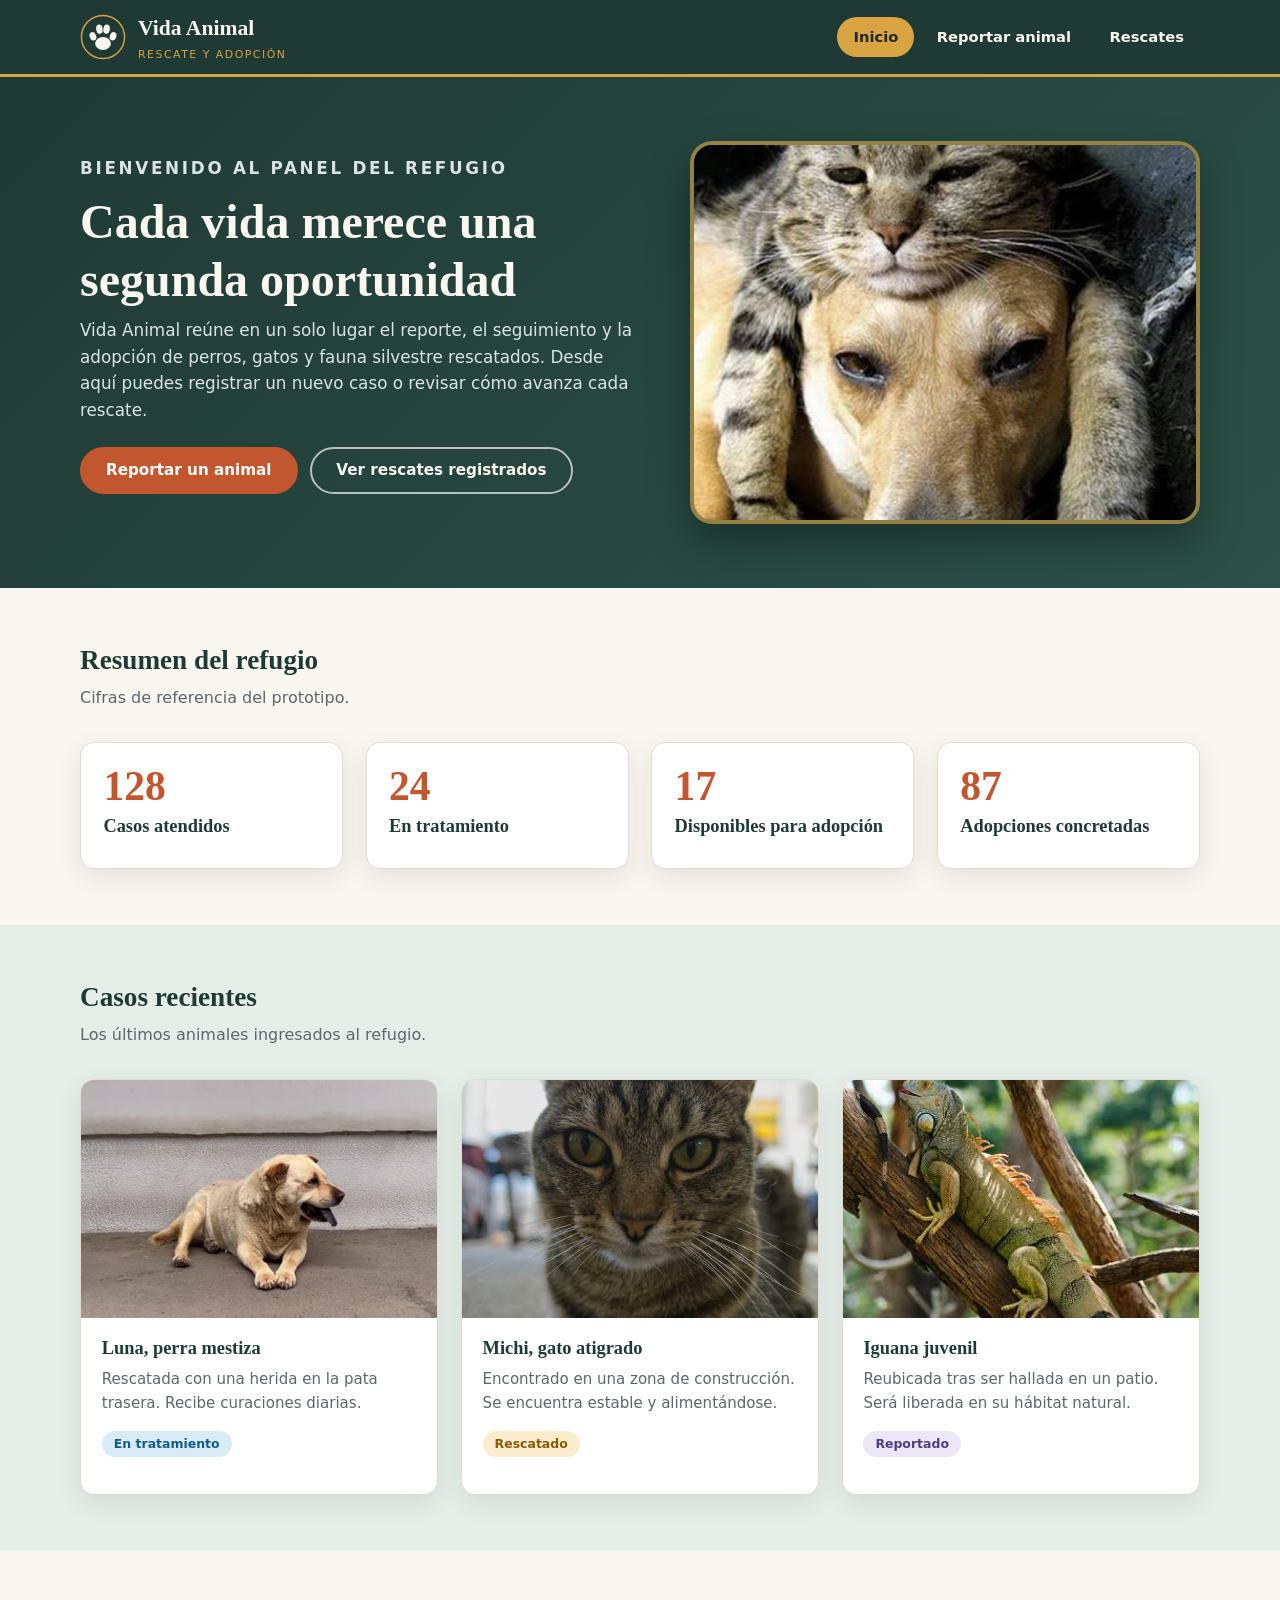
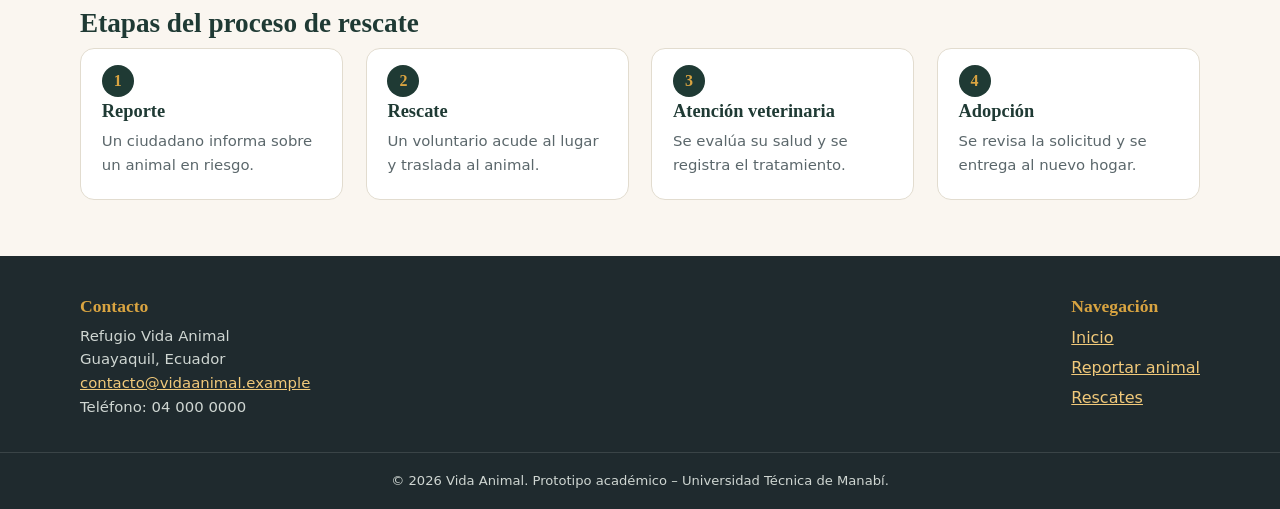
<file: index.html>
<!DOCTYPE html>
<html lang="es">
<head>
  <meta charset="utf-8">
  <meta name="viewport" content="width=device-width, initial-scale=1">
  <meta name="description" content="Vida Animal: sistema de control de rescate y adopción animal.">
  <title>Vida Animal | Panel principal</title>
  <link rel="icon" type="image/svg+xml" href="logo.svg">
  <link rel="stylesheet" href="estilos.css">
</head>
<body>
  <a class="saltar" href="#contenido">Saltar al contenido</a>

  <header class="encabezado">
    <div class="contenedor encabezado__interior">
      <a class="marca" href="index.html">
        <img src="logo.svg" alt="Logotipo de Vida Animal" width="46" height="46">
        <span>Vida Animal <small>Rescate y adopción</small></span>
      </a>
      <nav aria-label="Menú principal">
        <ul>
          <li><a href="index.html" aria-current="page">Inicio</a></li>
          <li><a href="reportar.html">Reportar animal</a></li>
          <li><a href="rescates.html">Rescates</a></li>
        </ul>
      </nav>
    </div>
  </header>

  <main id="contenido">

    <section class="hero" aria-labelledby="titulo-bienvenida">
      <div class="contenedor hero__interior">
        <div class="hero__texto">
          <p class="etiqueta">Bienvenido al panel del refugio</p>
          <h1 id="titulo-bienvenida">Cada vida merece una segunda oportunidad</h1>
          <p>Vida Animal reúne en un solo lugar el reporte, el seguimiento y la adopción de perros, gatos y fauna silvestre rescatados. Desde aquí puedes registrar un nuevo caso o revisar cómo avanza cada rescate.</p>
          <p class="acciones">
            <a class="boton" href="reportar.html">Reportar un animal</a>
            <a class="boton boton--claro" href="rescates.html">Ver rescates registrados</a>
          </p>
        </div>
        <img class="hero__imagen" src="imagen1.jpg" alt="Un perro y un gato descansando juntos" width="640" height="460">
      </div>
    </section>

    <section class="bloque" aria-labelledby="titulo-resumen">
      <div class="contenedor">
        <h2 id="titulo-resumen">Resumen del refugio</h2>
        <p class="bajada">Cifras de referencia del prototipo.</p>
        <div class="cuadricula cuadricula--4">
          <article class="indicador">
            <p class="indicador__numero">128</p>
            <h3>Casos atendidos</h3>
          </article>
          <article class="indicador">
            <p class="indicador__numero">24</p>
            <h3>En tratamiento</h3>
          </article>
          <article class="indicador">
            <p class="indicador__numero">17</p>
            <h3>Disponibles para adopción</h3>
          </article>
          <article class="indicador">
            <p class="indicador__numero">87</p>
            <h3>Adopciones concretadas</h3>
          </article>
        </div>
      </div>
    </section>

    <section class="bloque bloque--tenue" aria-labelledby="titulo-recientes">
      <div class="contenedor">
        <h2 id="titulo-recientes">Casos recientes</h2>
        <p class="bajada">Los últimos animales ingresados al refugio.</p>
        <div class="cuadricula cuadricula--3">
          <article class="tarjeta">
            <img src="imagen2.jpg" alt="Perro mestizo recostado" width="400" height="260">
            <div class="tarjeta__cuerpo">
              <h3>Luna, perra mestiza</h3>
              <p>Rescatada con una herida en la pata trasera. Recibe curaciones diarias.</p>
              <p><span class="estado estado--tratamiento">En tratamiento</span></p>
            </div>
          </article>
          <article class="tarjeta">
            <img src="imagen3.jpg" alt="Gato atigrado mirando a la cámara" width="400" height="260">
            <div class="tarjeta__cuerpo">
              <h3>Michi, gato atigrado</h3>
              <p>Encontrado en una zona de construcción. Se encuentra estable y alimentándose.</p>
              <p><span class="estado estado--rescatado">Rescatado</span></p>
            </div>
          </article>
          <article class="tarjeta">
            <img src="imagen4.jpg" alt="Iguana descansando sobre una rama" width="400" height="260">
            <div class="tarjeta__cuerpo">
              <h3>Iguana juvenil</h3>
              <p>Reubicada tras ser hallada en un patio. Será liberada en su hábitat natural.</p>
              <p><span class="estado estado--reportado">Reportado</span></p>
            </div>
          </article>
        </div>
      </div>
    </section>

    <section class="bloque" aria-labelledby="titulo-proceso">
      <div class="contenedor">
        <h2 id="titulo-proceso">Etapas del proceso de rescate</h2>
        <ol class="pasos">
          <li><h3>Reporte</h3><p>Un ciudadano informa sobre un animal en riesgo.</p></li>
          <li><h3>Rescate</h3><p>Un voluntario acude al lugar y traslada al animal.</p></li>
          <li><h3>Atención veterinaria</h3><p>Se evalúa su salud y se registra el tratamiento.</p></li>
          <li><h3>Adopción</h3><p>Se revisa la solicitud y se entrega al nuevo hogar.</p></li>
        </ol>
      </div>
    </section>
  </main>

  <footer class="pie">
    <div class="contenedor pie__interior">
      <section aria-labelledby="pie-contacto">
        <h2 id="pie-contacto">Contacto</h2>
        <address>
          Refugio Vida Animal<br>
          Guayaquil, Ecuador<br>
          <a href="mailto:contacto@vidaanimal.example">contacto@vidaanimal.example</a><br>
          Teléfono: 04 000 0000
        </address>
      </section>
      <nav aria-label="Menú del pie de página">
        <h2>Navegación</h2>
        <ul>
          <li><a href="index.html">Inicio</a></li>
          <li><a href="reportar.html">Reportar animal</a></li>
          <li><a href="rescates.html">Rescates</a></li>
        </ul>
      </nav>
    </div>
    <p class="derechos">&copy; 2026 Vida Animal. Prototipo académico &ndash; Universidad Técnica de Manabí.</p>
  </footer>
</body>
</html>
</file>
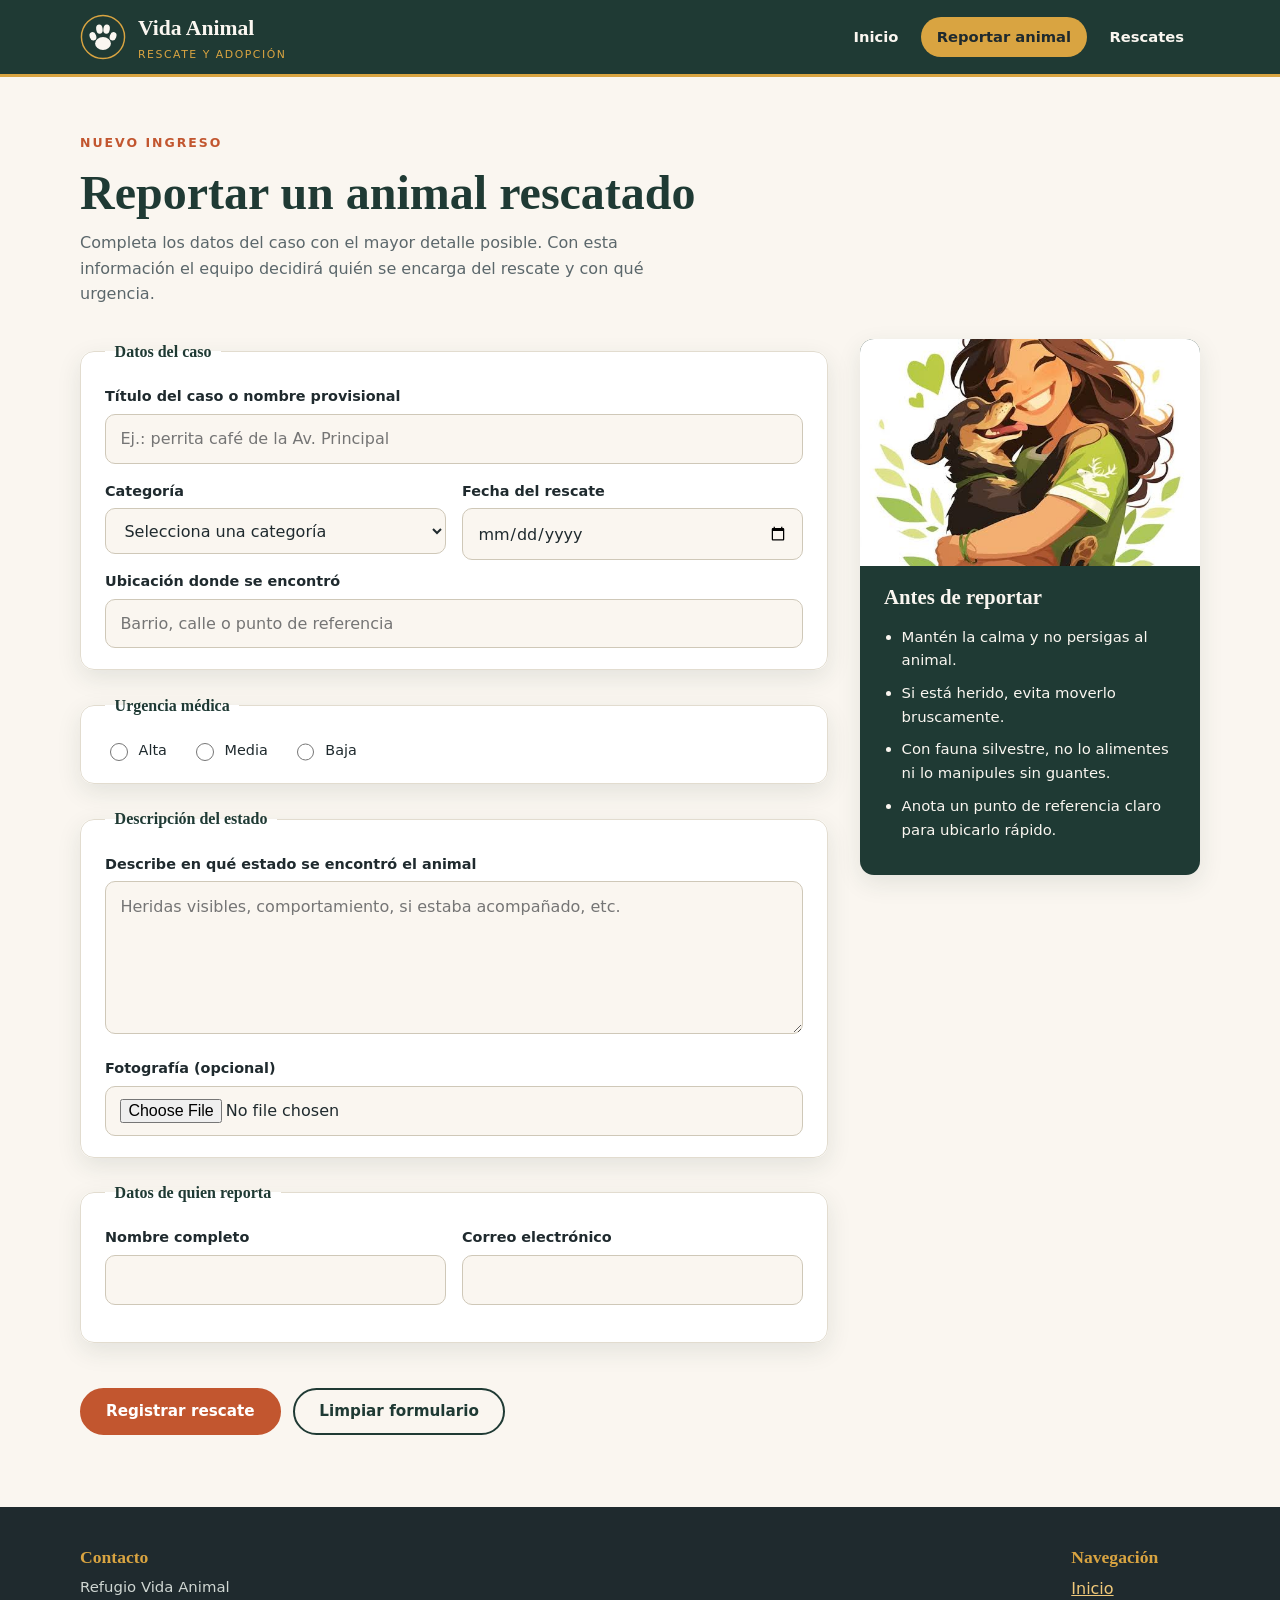
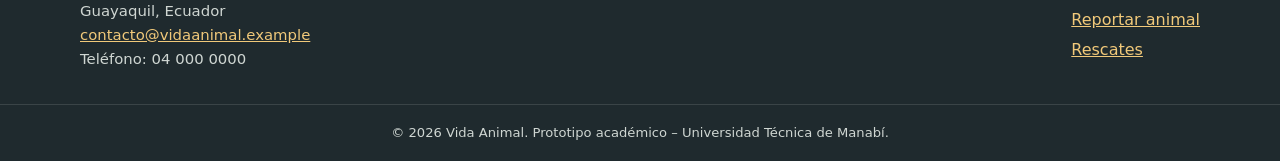
<file: reportar.html>
<!DOCTYPE html>
<html lang="es">
<head>
  <meta charset="utf-8">
  <meta name="viewport" content="width=device-width, initial-scale=1">
  <meta name="description" content="Formulario para registrar el ingreso de un nuevo animal rescatado.">
  <title>Vida Animal | Reportar animal</title>
  <link rel="icon" type="image/svg+xml" href="logo.svg">
  <link rel="stylesheet" href="estilos.css">
</head>
<body>
  <a class="saltar" href="#contenido">Saltar al contenido</a>

  <header class="encabezado">
    <div class="contenedor encabezado__interior">
      <a class="marca" href="index.html">
        <img src="logo.svg" alt="Logotipo de Vida Animal" width="46" height="46">
        <span>Vida Animal <small>Rescate y adopción</small></span>
      </a>
      <nav aria-label="Menú principal">
        <ul>
          <li><a href="index.html">Inicio</a></li>
          <li><a href="reportar.html" aria-current="page">Reportar animal</a></li>
          <li><a href="rescates.html">Rescates</a></li>
        </ul>
      </nav>
    </div>
  </header>

  <main id="contenido">

    <section class="bloque" aria-labelledby="titulo-reportar">
      <div class="contenedor">
        <p class="etiqueta etiqueta--oscura">Nuevo ingreso</p>
        <h1 id="titulo-reportar">Reportar un animal rescatado</h1>
        <p class="bajada">Completa los datos del caso con el mayor detalle posible. Con esta información el equipo decidirá quién se encarga del rescate y con qué urgencia.</p>

        <div class="disposicion">
          <form class="formulario" action="#" method="post">
            <fieldset>
              <legend>Datos del caso</legend>

              <div class="campo">
                <label for="titulo">Título del caso o nombre provisional</label>
                <input type="text" id="titulo" name="titulo" placeholder="Ej.: perrita café de la Av. Principal" required>
              </div>

              <div class="fila">
                <div class="campo">
                  <label for="categoria">Categoría</label>
                  <select id="categoria" name="categoria" required>
                    <option value="">Selecciona una categoría</option>
                    <option value="perros">Perros</option>
                    <option value="gatos">Gatos</option>
                    <option value="fauna-silvestre">Fauna Silvestre</option>
                  </select>
                </div>
                <div class="campo">
                  <label for="fecha">Fecha del rescate</label>
                  <input type="date" id="fecha" name="fecha" required>
                </div>
              </div>

              <div class="campo">
                <label for="ubicacion">Ubicación donde se encontró</label>
                <input type="text" id="ubicacion" name="ubicacion" placeholder="Barrio, calle o punto de referencia" required>
              </div>
            </fieldset>

            <fieldset>
              <legend>Urgencia médica</legend>
              <div class="opciones">
                <label class="opcion"><input type="radio" name="urgencia" value="alta" required> Alta</label>
                <label class="opcion"><input type="radio" name="urgencia" value="media"> Media</label>
                <label class="opcion"><input type="radio" name="urgencia" value="baja"> Baja</label>
              </div>
            </fieldset>

            <fieldset>
              <legend>Descripción del estado</legend>
              <div class="campo">
                <label for="descripcion">Describe en qué estado se encontró el animal</label>
                <textarea id="descripcion" name="descripcion" rows="5" placeholder="Heridas visibles, comportamiento, si estaba acompañado, etc." required></textarea>
              </div>
              <div class="campo">
                <label for="foto">Fotografía (opcional)</label>
                <input type="file" id="foto" name="foto" accept="image/*">
              </div>
            </fieldset>

            <fieldset>
              <legend>Datos de quien reporta</legend>
              <div class="fila">
                <div class="campo">
                  <label for="reportante">Nombre completo</label>
                  <input type="text" id="reportante" name="reportante" required>
                </div>
                <div class="campo">
                  <label for="correo">Correo electrónico</label>
                  <input type="email" id="correo" name="correo" required>
                </div>
              </div>
            </fieldset>

            <p class="acciones">
              <button class="boton" type="submit">Registrar rescate</button>
              <button class="boton boton--claro" type="reset">Limpiar formulario</button>
            </p>
          </form>

          <aside class="lateral" aria-labelledby="titulo-consejos">
            <img src="imagen5.jpg" alt="Voluntaria sosteniendo con cuidado a un cachorro" width="400" height="260">
            <h2 id="titulo-consejos">Antes de reportar</h2>
            <ul>
              <li>Mantén la calma y no persigas al animal.</li>
              <li>Si está herido, evita moverlo bruscamente.</li>
              <li>Con fauna silvestre, no lo alimentes ni lo manipules sin guantes.</li>
              <li>Anota un punto de referencia claro para ubicarlo rápido.</li>
            </ul>
          </aside>
        </div>
      </div>
    </section>
  </main>

  <footer class="pie">
    <div class="contenedor pie__interior">
      <section aria-labelledby="pie-contacto">
        <h2 id="pie-contacto">Contacto</h2>
        <address>
          Refugio Vida Animal<br>
          Guayaquil, Ecuador<br>
          <a href="mailto:contacto@vidaanimal.example">contacto@vidaanimal.example</a><br>
          Teléfono: 04 000 0000
        </address>
      </section>
      <nav aria-label="Menú del pie de página">
        <h2>Navegación</h2>
        <ul>
          <li><a href="index.html">Inicio</a></li>
          <li><a href="reportar.html">Reportar animal</a></li>
          <li><a href="rescates.html">Rescates</a></li>
        </ul>
      </nav>
    </div>
    <p class="derechos">&copy; 2026 Vida Animal. Prototipo académico &ndash; Universidad Técnica de Manabí.</p>
  </footer>
</body>
</html>
</file>
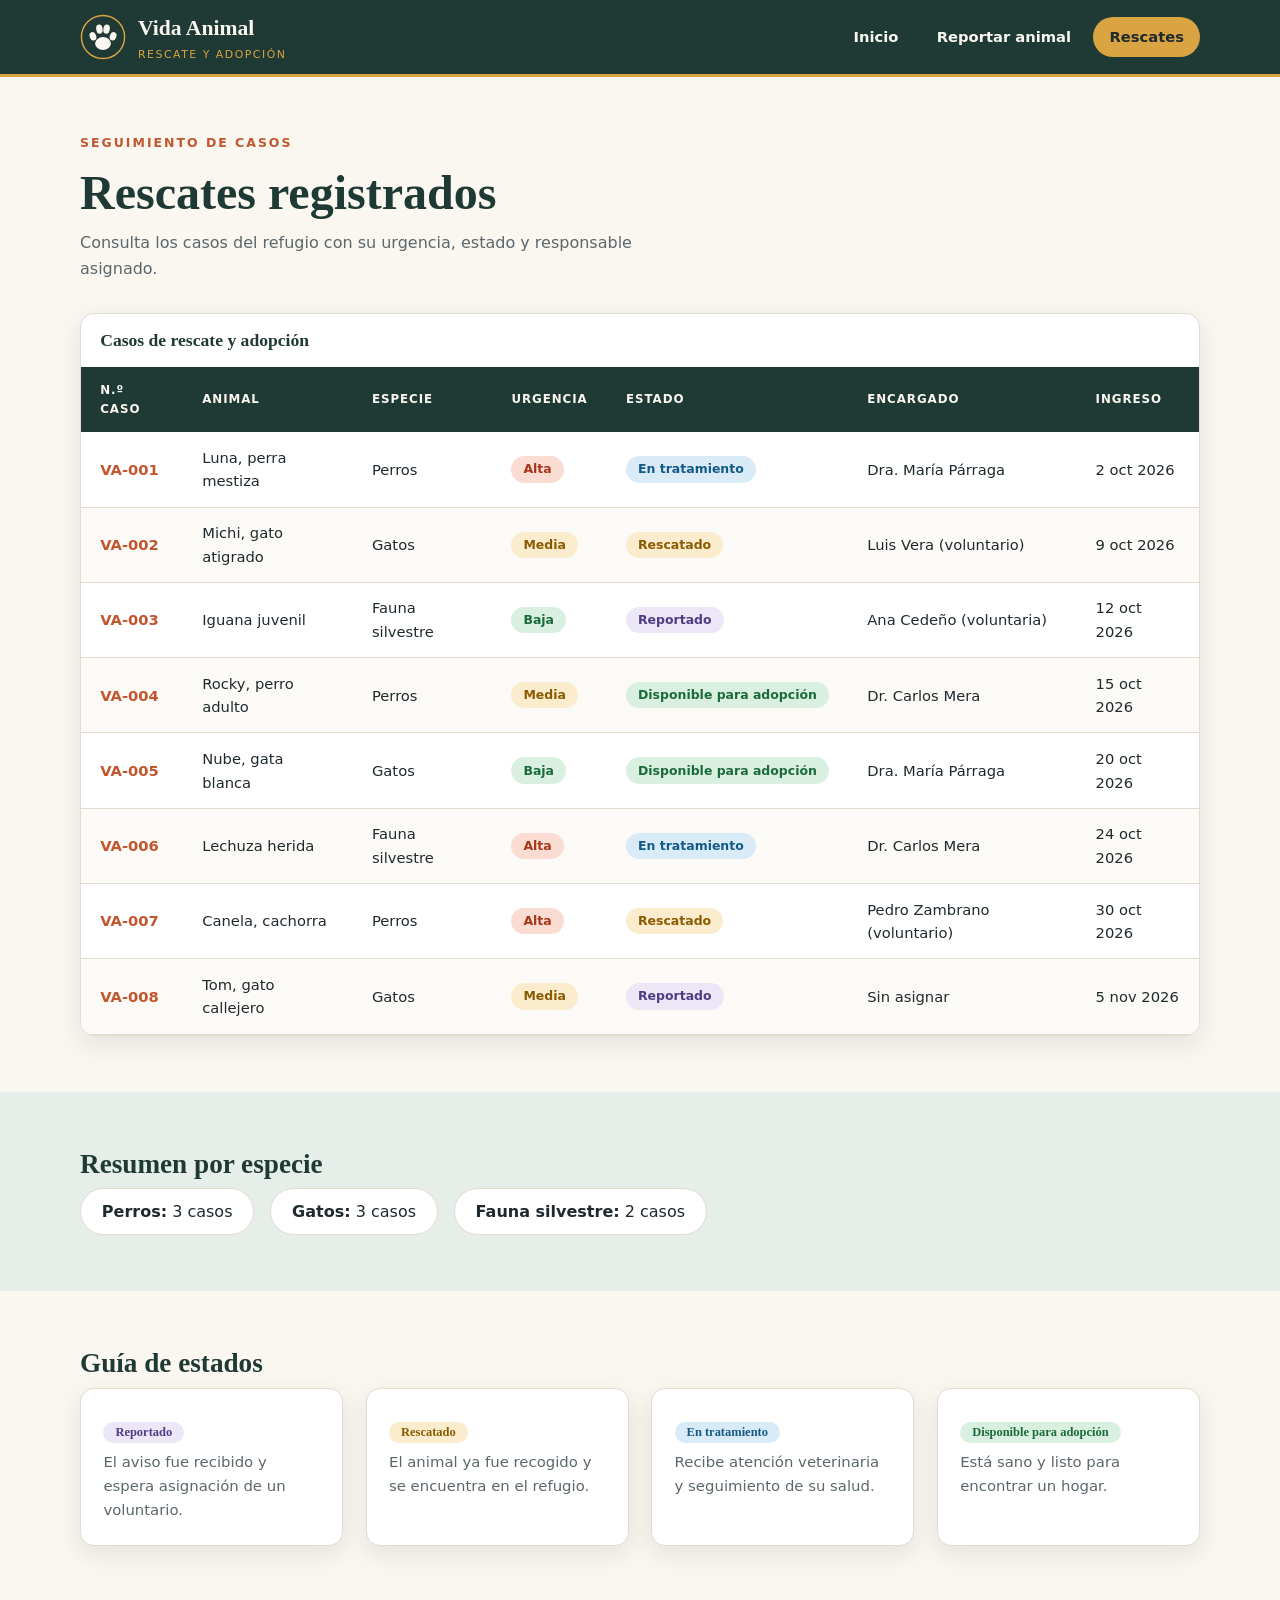
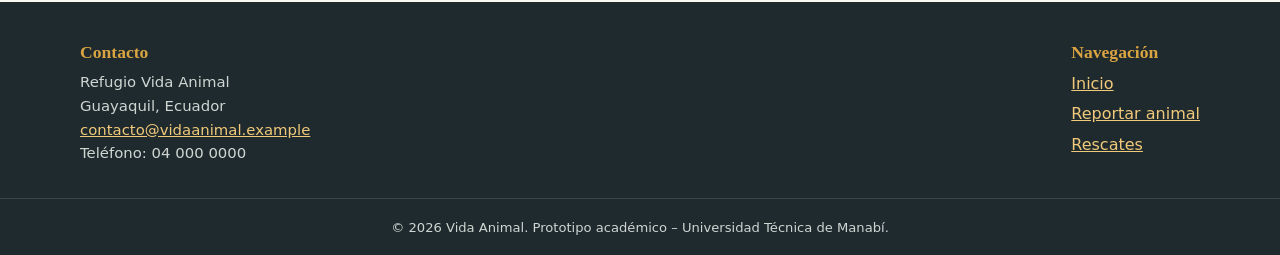
<file: rescates.html>
<!DOCTYPE html>
<html lang="es">
<head>
  <meta charset="utf-8">
  <meta name="viewport" content="width=device-width, initial-scale=1">
  <meta name="description" content="Listado organizado de los casos de rescate registrados en el refugio.">
  <title>Vida Animal | Rescates</title>
  <link rel="icon" type="image/svg+xml" href="logo.svg">
  <link rel="stylesheet" href="estilos.css">
</head>
<body>
  <a class="saltar" href="#contenido">Saltar al contenido</a>

  <header class="encabezado">
    <div class="contenedor encabezado__interior">
      <a class="marca" href="index.html">
        <img src="logo.svg" alt="Logotipo de Vida Animal" width="46" height="46">
        <span>Vida Animal <small>Rescate y adopción</small></span>
      </a>
      <nav aria-label="Menú principal">
        <ul>
          <li><a href="index.html">Inicio</a></li>
          <li><a href="reportar.html">Reportar animal</a></li>
          <li><a href="rescates.html" aria-current="page">Rescates</a></li>
        </ul>
      </nav>
    </div>
  </header>

  <main id="contenido">

    <section class="bloque" aria-labelledby="titulo-rescates">
      <div class="contenedor">
        <p class="etiqueta etiqueta--oscura">Seguimiento de casos</p>
        <h1 id="titulo-rescates">Rescates registrados</h1>
        <p class="bajada">Consulta los casos del refugio con su urgencia, estado y responsable asignado.</p>

        <div class="tabla-contenedor">
          <table>
            <caption>Casos de rescate y adopción</caption>
            <thead>
              <tr>
                <th scope="col">N.º caso</th>
                <th scope="col">Animal</th>
                <th scope="col">Especie</th>
                <th scope="col">Urgencia</th>
                <th scope="col">Estado</th>
                <th scope="col">Encargado</th>
                <th scope="col">Ingreso</th>
              </tr>
            </thead>
            <tbody>
            <tr>
              <th scope="row">VA-001</th>
              <td>Luna, perra mestiza</td>
              <td>Perros</td>
              <td><span class="urgencia urgencia--alta">Alta</span></td>
              <td><span class="estado estado--tratamiento">En tratamiento</span></td>
              <td>Dra. María Párraga</td>
              <td>2 oct 2026</td>
            </tr>
            <tr>
              <th scope="row">VA-002</th>
              <td>Michi, gato atigrado</td>
              <td>Gatos</td>
              <td><span class="urgencia urgencia--media">Media</span></td>
              <td><span class="estado estado--rescatado">Rescatado</span></td>
              <td>Luis Vera (voluntario)</td>
              <td>9 oct 2026</td>
            </tr>
            <tr>
              <th scope="row">VA-003</th>
              <td>Iguana juvenil</td>
              <td>Fauna silvestre</td>
              <td><span class="urgencia urgencia--baja">Baja</span></td>
              <td><span class="estado estado--reportado">Reportado</span></td>
              <td>Ana Cedeño (voluntaria)</td>
              <td>12 oct 2026</td>
            </tr>
            <tr>
              <th scope="row">VA-004</th>
              <td>Rocky, perro adulto</td>
              <td>Perros</td>
              <td><span class="urgencia urgencia--media">Media</span></td>
              <td><span class="estado estado--adopcion">Disponible para adopción</span></td>
              <td>Dr. Carlos Mera</td>
              <td>15 oct 2026</td>
            </tr>
            <tr>
              <th scope="row">VA-005</th>
              <td>Nube, gata blanca</td>
              <td>Gatos</td>
              <td><span class="urgencia urgencia--baja">Baja</span></td>
              <td><span class="estado estado--adopcion">Disponible para adopción</span></td>
              <td>Dra. María Párraga</td>
              <td>20 oct 2026</td>
            </tr>
            <tr>
              <th scope="row">VA-006</th>
              <td>Lechuza herida</td>
              <td>Fauna silvestre</td>
              <td><span class="urgencia urgencia--alta">Alta</span></td>
              <td><span class="estado estado--tratamiento">En tratamiento</span></td>
              <td>Dr. Carlos Mera</td>
              <td>24 oct 2026</td>
            </tr>
            <tr>
              <th scope="row">VA-007</th>
              <td>Canela, cachorra</td>
              <td>Perros</td>
              <td><span class="urgencia urgencia--alta">Alta</span></td>
              <td><span class="estado estado--rescatado">Rescatado</span></td>
              <td>Pedro Zambrano (voluntario)</td>
              <td>30 oct 2026</td>
            </tr>
            <tr>
              <th scope="row">VA-008</th>
              <td>Tom, gato callejero</td>
              <td>Gatos</td>
              <td><span class="urgencia urgencia--media">Media</span></td>
              <td><span class="estado estado--reportado">Reportado</span></td>
              <td>Sin asignar</td>
              <td>5 nov 2026</td>
            </tr>
            </tbody>
          </table>
        </div>
      </div>
    </section>

    <section class="bloque bloque--tenue" aria-labelledby="titulo-especie">
      <div class="contenedor">
        <h2 id="titulo-especie">Resumen por especie</h2>
        <ul class="lista-resumen">
          <li><strong>Perros:</strong> 3 casos</li>
          <li><strong>Gatos:</strong> 3 casos</li>
          <li><strong>Fauna silvestre:</strong> 2 casos</li>
        </ul>
      </div>
    </section>

    <section class="bloque" aria-labelledby="titulo-estados">
      <div class="contenedor">
        <h2 id="titulo-estados">Guía de estados</h2>
        <div class="cuadricula cuadricula--4">
          <article class="indicador">
            <h3><span class="estado estado--reportado">Reportado</span></h3>
            <p>El aviso fue recibido y espera asignación de un voluntario.</p>
          </article>
          <article class="indicador">
            <h3><span class="estado estado--rescatado">Rescatado</span></h3>
            <p>El animal ya fue recogido y se encuentra en el refugio.</p>
          </article>
          <article class="indicador">
            <h3><span class="estado estado--tratamiento">En tratamiento</span></h3>
            <p>Recibe atención veterinaria y seguimiento de su salud.</p>
          </article>
          <article class="indicador">
            <h3><span class="estado estado--adopcion">Disponible para adopción</span></h3>
            <p>Está sano y listo para encontrar un hogar.</p>
          </article>
        </div>
      </div>
    </section>
  </main>

  <footer class="pie">
    <div class="contenedor pie__interior">
      <section aria-labelledby="pie-contacto">
        <h2 id="pie-contacto">Contacto</h2>
        <address>
          Refugio Vida Animal<br>
          Guayaquil, Ecuador<br>
          <a href="mailto:contacto@vidaanimal.example">contacto@vidaanimal.example</a><br>
          Teléfono: 04 000 0000
        </address>
      </section>
      <nav aria-label="Menú del pie de página">
        <h2>Navegación</h2>
        <ul>
          <li><a href="index.html">Inicio</a></li>
          <li><a href="reportar.html">Reportar animal</a></li>
          <li><a href="rescates.html">Rescates</a></li>
        </ul>
      </nav>
    </div>
    <p class="derechos">&copy; 2026 Vida Animal. Prototipo académico &ndash; Universidad Técnica de Manabí.</p>
  </footer>
</body>
</html>
</file>
<file: estilos.css>
:root {
  --tinta: #1f2a2e;
  --verde: #1f3a34;
  --verde-claro: #e6eee9;
  --dorado: #d9a441;
  --terracota: #c2562f;
  --crema: #faf6f0;
  --blanco: #ffffff;
  --gris: #5b676b;
  --borde: #e2dccf;
  --radio: 14px;
  --sombra: 0 8px 24px rgba(31, 58, 52, 0.10);
  --serif: Georgia, "Times New Roman", serif;
  --sans: "Segoe UI", system-ui, -apple-system, Arial, sans-serif;
}

*, *::before, *::after { box-sizing: border-box; }
html { scroll-behavior: smooth; }
body { margin: 0; font-family: var(--sans); color: var(--tinta); background: var(--crema); line-height: 1.6; }
img { max-width: 100%; height: auto; display: block; }
a { color: var(--terracota); }
h1, h2, h3 { font-family: var(--serif); color: var(--verde); line-height: 1.2; margin: 0 0 .5rem; }
h1 { font-size: clamp(2rem, 4vw, 3rem); }
h2 { font-size: 1.7rem; }
h3 { font-size: 1.15rem; }
p { margin: 0 0 1rem; }
ul, ol { margin: 0; padding: 0; }

.contenedor { width: min(1120px, 92%); margin-inline: auto; }
.saltar { position: absolute; left: -999px; top: 0; background: var(--dorado); color: var(--tinta); padding: .6rem 1rem; z-index: 20; }
.saltar:focus { left: 0; }

/* Encabezado */
.encabezado { background: var(--verde); border-bottom: 3px solid var(--dorado); position: sticky; top: 0; z-index: 10; }
.encabezado__interior { display: flex; align-items: center; justify-content: space-between; gap: 1rem; flex-wrap: wrap; padding: .7rem 0; }
.marca { display: flex; align-items: center; gap: .75rem; text-decoration: none; color: var(--crema); font-family: var(--serif); font-size: 1.35rem; font-weight: 700; }
.marca small { display: block; font-family: var(--sans); font-size: .68rem; font-weight: 400; letter-spacing: .14em; text-transform: uppercase; color: var(--dorado); }
.encabezado nav ul { list-style: none; display: flex; gap: .4rem; flex-wrap: wrap; }
.encabezado nav a { display: block; padding: .5rem 1rem; border-radius: 999px; color: var(--crema); text-decoration: none; font-size: .92rem; font-weight: 600; }
.encabezado nav a:hover { background: rgba(255,255,255,.12); }
.encabezado nav a[aria-current="page"] { background: var(--dorado); color: var(--tinta); }

/* Portada */
.hero { background: linear-gradient(135deg, var(--verde) 0%, #2c5148 100%); color: var(--crema); padding: 4rem 0; }
.hero__interior { display: grid; grid-template-columns: 1.1fr 1fr; gap: 3rem; align-items: center; }
.hero h1 { color: var(--crema); }
.hero p { font-size: 1.05rem; color: #dbe5df; }
.hero__imagen { border-radius: 22px; box-shadow: 0 18px 40px rgba(0,0,0,.35); border: 4px solid rgba(217,164,65,.6); width: 100%; object-fit: cover; aspect-ratio: 4 / 3; background: #2c5148; }
.etiqueta { text-transform: uppercase; letter-spacing: .16em; font-size: .78rem; font-weight: 700; color: var(--dorado); margin-bottom: .7rem; }
.etiqueta--oscura { color: var(--terracota); }

/* Botones */
.acciones { display: flex; gap: .8rem; flex-wrap: wrap; margin-top: 1.4rem; }
.boton { display: inline-block; padding: .8rem 1.5rem; border-radius: 999px; border: 2px solid var(--terracota); background: var(--terracota); color: var(--blanco); font: 600 .95rem var(--sans); text-decoration: none; cursor: pointer; transition: transform .15s, box-shadow .15s; }
.boton:hover { transform: translateY(-2px); box-shadow: 0 6px 14px rgba(194,86,47,.35); }
.boton--claro { background: transparent; color: var(--crema); border-color: rgba(250,246,240,.7); }
.boton--claro:hover { box-shadow: none; background: rgba(255,255,255,.1); }
.formulario .boton--claro { color: var(--verde); border-color: var(--verde); }
.formulario .boton--claro:hover { background: var(--verde-claro); }

/* Bloques */
.bloque { padding: 3.5rem 0; }
.bloque--tenue { background: var(--verde-claro); }
.bajada { color: var(--gris); max-width: 62ch; margin-bottom: 2rem; }
.cuadricula { display: grid; gap: 1.4rem; }
.cuadricula--3 { grid-template-columns: repeat(3, 1fr); }
.cuadricula--4 { grid-template-columns: repeat(4, 1fr); }

.indicador { background: var(--blanco); border: 1px solid var(--borde); border-radius: var(--radio); padding: 1.4rem; box-shadow: var(--sombra); }
.indicador__numero { font: 700 2.6rem var(--serif); color: var(--terracota); margin: 0; line-height: 1; }
.indicador h3 { margin-top: .5rem; }
.indicador p:last-child { margin-bottom: 0; color: var(--gris); font-size: .93rem; }

.tarjeta { background: var(--blanco); border-radius: var(--radio); overflow: hidden; box-shadow: var(--sombra); border: 1px solid var(--borde); }
.tarjeta img { width: 100%; aspect-ratio: 3 / 2; object-fit: cover; background: var(--verde-claro); }
.tarjeta__cuerpo { padding: 1.2rem 1.3rem 1.3rem; }
.tarjeta__cuerpo p { color: var(--gris); font-size: .94rem; }

.pasos { list-style: none; display: grid; grid-template-columns: repeat(4, 1fr); gap: 1.4rem; counter-reset: paso; }
.pasos li { counter-increment: paso; position: relative; background: var(--blanco); border: 1px solid var(--borde); border-radius: var(--radio); padding: 3.2rem 1.3rem 1.3rem; }
.pasos li::before { content: counter(paso); position: absolute; top: 1rem; left: 1.3rem; width: 2rem; height: 2rem; border-radius: 50%; background: var(--verde); color: var(--dorado); font: 700 1rem var(--serif); display: grid; place-items: center; }
.pasos p { margin: 0; color: var(--gris); font-size: .93rem; }

/* Estados y urgencias */
.estado, .urgencia { display: inline-block; padding: .2rem .75rem; border-radius: 999px; font-size: .78rem; font-weight: 700; white-space: nowrap; }
.estado--reportado { background: #ece7f6; color: #4f3b86; }
.estado--rescatado { background: #fbeccd; color: #8a5a00; }
.estado--tratamiento { background: #d9ebf7; color: #145a86; }
.estado--adopcion { background: #d9f0e0; color: #1b6b3a; }
.urgencia--alta { background: #fbdcd3; color: #a6371a; }
.urgencia--media { background: #fbeccd; color: #8a5a00; }
.urgencia--baja { background: #d9f0e0; color: #1b6b3a; }

/* Formulario */
.disposicion { display: grid; grid-template-columns: 1fr 340px; gap: 2rem; align-items: start; }
.formulario { display: grid; gap: 1.4rem; }
fieldset { border: 1px solid var(--borde); border-radius: var(--radio); background: var(--blanco); padding: 1.3rem 1.5rem; margin: 0; box-shadow: var(--sombra); }
legend { font-family: var(--serif); font-weight: 700; color: var(--verde); padding: 0 .6rem; }
.campo { margin-bottom: 1rem; }
.campo:last-child { margin-bottom: 0; }
.fila { display: grid; grid-template-columns: 1fr 1fr; gap: 1rem; }
label { display: block; font-weight: 600; font-size: .9rem; margin-bottom: .35rem; }
input[type="text"], input[type="email"], input[type="date"], select, textarea, input[type="file"] { width: 100%; padding: .7rem .9rem; border: 1px solid #cfc8b8; border-radius: 10px; background: var(--crema); font: inherit; color: var(--tinta); }
input:focus, select:focus, textarea:focus { outline: 3px solid rgba(217,164,65,.55); border-color: var(--dorado); }
.opciones { display: flex; gap: 1.5rem; flex-wrap: wrap; }
.opcion { display: flex; align-items: center; gap: .5rem; font-weight: 500; margin: 0; }
.opcion input { accent-color: var(--terracota); width: 1.1rem; height: 1.1rem; }

.lateral { background: var(--verde); color: var(--crema); border-radius: var(--radio); overflow: hidden; box-shadow: var(--sombra); position: sticky; top: 100px; }
.lateral img { width: 100%; aspect-ratio: 3 / 2; object-fit: cover; background: #2c5148; }
.lateral h2 { color: var(--crema); padding: 1.2rem 1.5rem 0; font-size: 1.3rem; }
.lateral ul { padding: .5rem 1.5rem 1.5rem 2.6rem; font-size: .93rem; }
.lateral li { margin-bottom: .55rem; }

/* Tabla */
.tabla-contenedor { overflow-x: auto; background: var(--blanco); border: 1px solid var(--borde); border-radius: var(--radio); box-shadow: var(--sombra); }
table { width: 100%; border-collapse: collapse; min-width: 760px; }
caption { text-align: left; font: 700 1.1rem var(--serif); color: var(--verde); padding: 1rem 1.2rem; }
th, td { padding: .85rem 1.2rem; text-align: left; font-size: .92rem; }
thead th { background: var(--verde); color: var(--crema); text-transform: uppercase; font-size: .74rem; letter-spacing: .08em; }
tbody tr { border-bottom: 1px solid var(--borde); }
tbody tr:nth-child(even) { background: #fcfaf6; }
tbody tr:hover { background: var(--verde-claro); }
tbody th { color: var(--terracota); }

.lista-resumen { list-style: none; display: flex; gap: 1rem; flex-wrap: wrap; }
.lista-resumen li { background: var(--blanco); border: 1px solid var(--borde); border-radius: 999px; padding: .6rem 1.3rem; }

/* Pie */
.pie { background: var(--tinta); color: #cfd6d2; padding-top: 2.5rem; }
.pie__interior { display: flex; justify-content: space-between; gap: 2rem; flex-wrap: wrap; }
.pie h2 { color: var(--dorado); font-size: 1.1rem; }
.pie address { font-style: normal; font-size: .93rem; }
.pie a { color: #f1c97a; }
.pie nav ul { list-style: none; }
.pie nav li { margin-bottom: .3rem; }
.derechos { text-align: center; margin: 2rem 0 0; padding: 1.1rem 4%; border-top: 1px solid rgba(255,255,255,.12); font-size: .82rem; }

@media (max-width: 900px) {
  .hero__interior, .disposicion { grid-template-columns: 1fr; }
  .cuadricula--3 { grid-template-columns: 1fr; }
  .cuadricula--4, .pasos { grid-template-columns: 1fr 1fr; }
  .lateral { position: static; }
}
@media (max-width: 560px) {
  .cuadricula--4, .pasos, .fila { grid-template-columns: 1fr; }
  .encabezado { position: static; }
}
</file>
